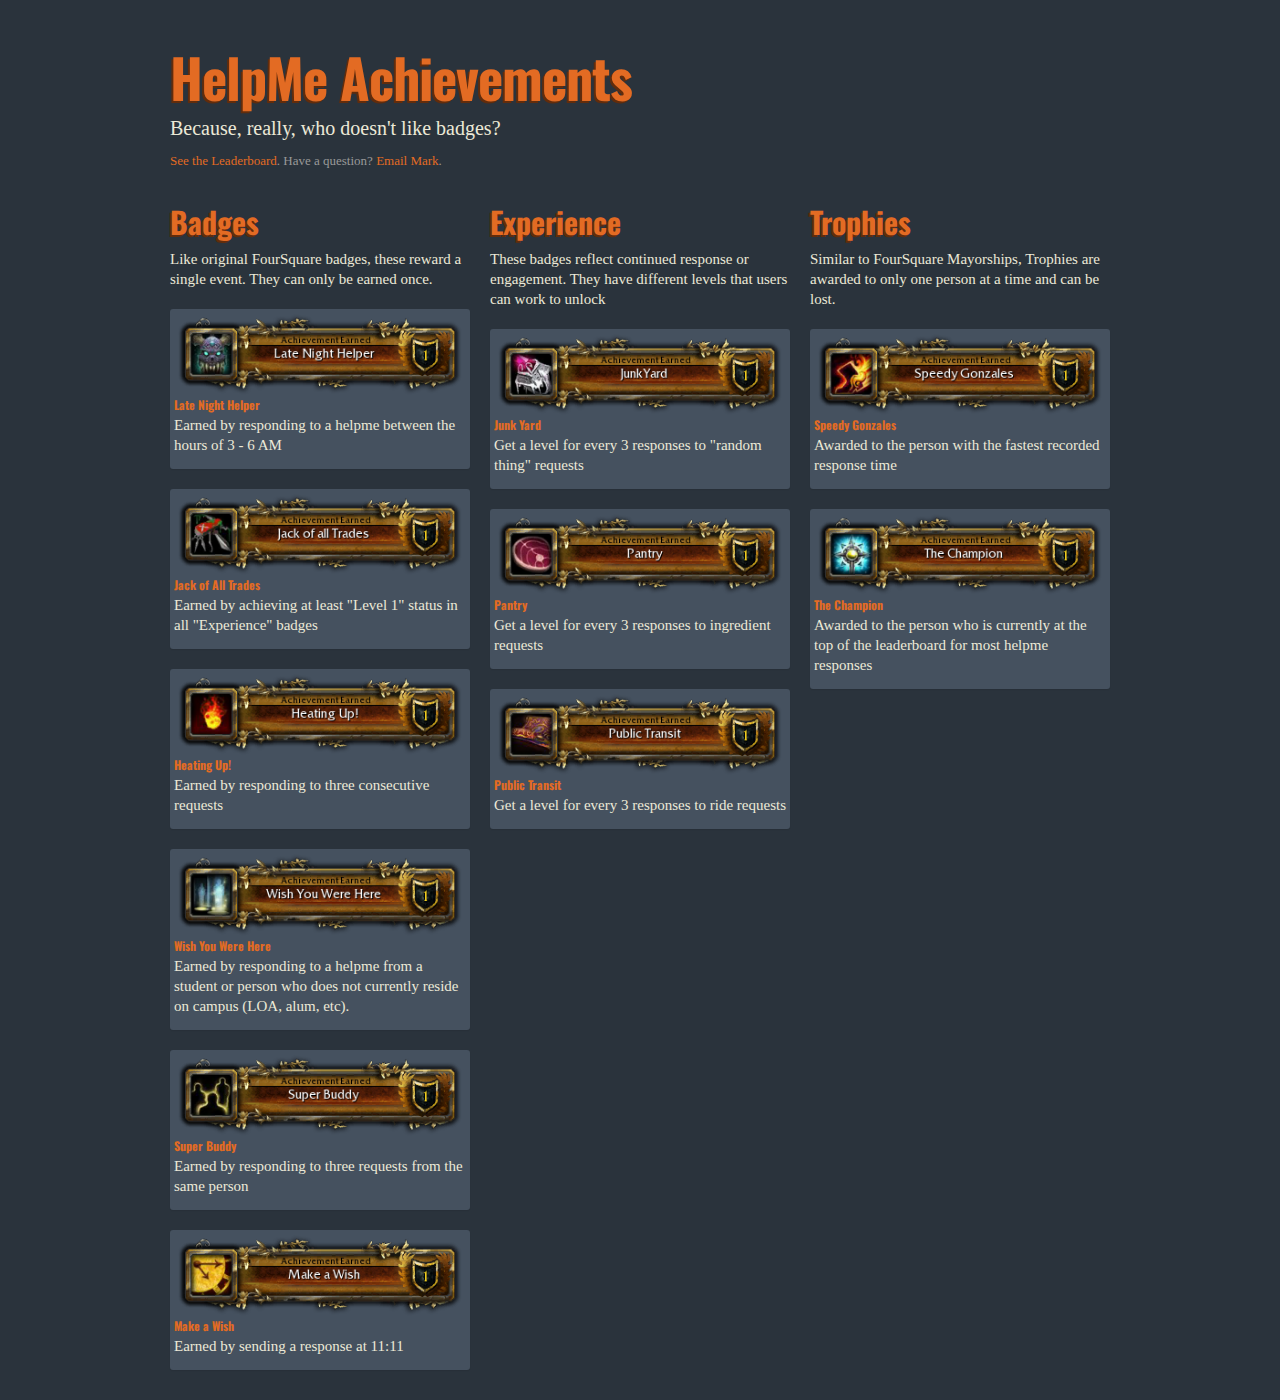
<file: index.html>
<!DOCTYPE html>
<html lang="en">
  <head>
    <meta charset="utf-8">
    <title>
      HelpMe Achievements
    </title>
    <meta name="viewport" content=
    "width=device-width, initial-scale=1.0">
    <meta name="description" content="">
    <meta name="author" content="">
    <!-- Le HTML5 shim, for IE6-8 support of HTML elements -->
    <!--[if lt IE 9]>
      <script src="http://html5shim.googlecode.com/svn/trunk/html5.js"></script>
    <![endif]-->
    <!-- Le styles -->
    <link href="css/bootstrap.min.css" rel="stylesheet" type="text/css">
    <link href="css/docs.css" rel="stylesheet" type="text/css">
  </head>
  <body>
    <div class="container">
      <header class="jumbotron subhead" id="overview">
        <h1>
          HelpMe Achievements
        </h1>
        <p class="lead">
          Because, really, who doesn't like badges?<br />
          <small>
            <a href="leaderboard.html">See the Leaderboard</a>. Have a question? <a href="mailto:mark.chang@olin.edu">Email Mark</a>. 
          </small>
        </p>
      </header>

      <div class="row">
        <div class="span4">
          <h1>Badges</h1>
          <ul class="thumbnails">
            <li>
                Like original FourSquare badges, these reward a single event. They can only be earned once.
            </li>
            <li>
              <div class="thumbnail">
                <img src="badges/badge_0_late_night.png" alt="">
                <h5>Late Night Helper</h5>
                <p>Earned by responding to a helpme between the hours of 3 - 6 AM</p>
              </div>
            </li>
            <li>
              <div class="thumbnail">
                <img src="badges/badge_1_jack.png" alt="">
                <h5>Jack of All Trades </h5>
                <p>Earned by achieving at least "Level 1" status in all "Experience" badges</p>
              </div>
            </li>
            <li>
              <div class="thumbnail">
                <img src="badges/badge_2_heating_up.png" alt="">
                <h5>Heating Up!</h5>
                <p>Earned by responding to three consecutive requests</p>
              </div>
            </li>
            <li>
              <div class="thumbnail">
                <img src="badges/badge_3_wish_you_were_here.png" alt="">
                <h5>Wish You Were Here</h5>
                <p>Earned by responding to a helpme from a student or person who does not currently reside on campus (LOA, alum, etc).</p>
              </div>
            </li>
            <li>
              <div class="thumbnail">
                <img src="badges/badge_4_super_buddy.png" alt="">
                <h5>Super Buddy</h5>
                <p>Earned by responding to three requests from the same person</p>
              </div>
            </li>
            <li>
              <div class="thumbnail">
                <img src="badges/badge_5_make_a_wish.png" alt="">
                <h5>Make a Wish</h5>
                <p>Earned by sending a response at 11:11</p>
              </div>
            </li>
          </ul>

        </div>

        <div class="span4">
          <h1>Experience</h1>

          <ul class="thumbnails">
            <li>
              These badges reflect continued response or engagement. They have different levels that users can work to unlock
            </li>
            <li>
              <div class="thumbnail">
                <img src="badges/exp_junk_yard.png" alt="">
                <h5>Junk Yard</h5>
                <p>Get a level for every 3 responses to "random thing" requests</p>
              </div>
            </li>
            <li>
              <div class="thumbnail">
                <img src="badges/exp_pantry.png" alt="">
                <h5>Pantry</h5>
                <p>Get a level for every 3 responses to ingredient requests</p>
              </div>
            </li>
            <li>
              <div class="thumbnail">
                <img src="badges/exp_transit.png" alt="">
                <h5>Public Transit</h5>
                <p>Get a level for every 3 responses to ride requests</p>
              </div>
            </li>
          </ul>
        </div>

        <div class="span4">
          <h1>Trophies</h1>

          <ul class="thumbnails">
            <li>
              Similar to FourSquare Mayorships, Trophies are awarded to only one person at a time and can be lost.
            </li>
            <li>
              <div class="thumbnail">
                <img src="badges/trophy_speedy.png" alt="">
                <h5>Speedy Gonzales</h5>
                <p>Awarded to the person with the fastest recorded response time</p>
              </div>
            </li>
            <li>
              <div class="thumbnail">
                <img src="badges/trophy_champion.png" alt="">
                <h5>The Champion</h5>
                <p>Awarded to the person who is currently at the top of the leaderboard for most helpme responses</p>
              </div>
            </li>
          </ul>

        </div>
      </div>

    </div> <!-- container -->
  </body>
</html>
</file>
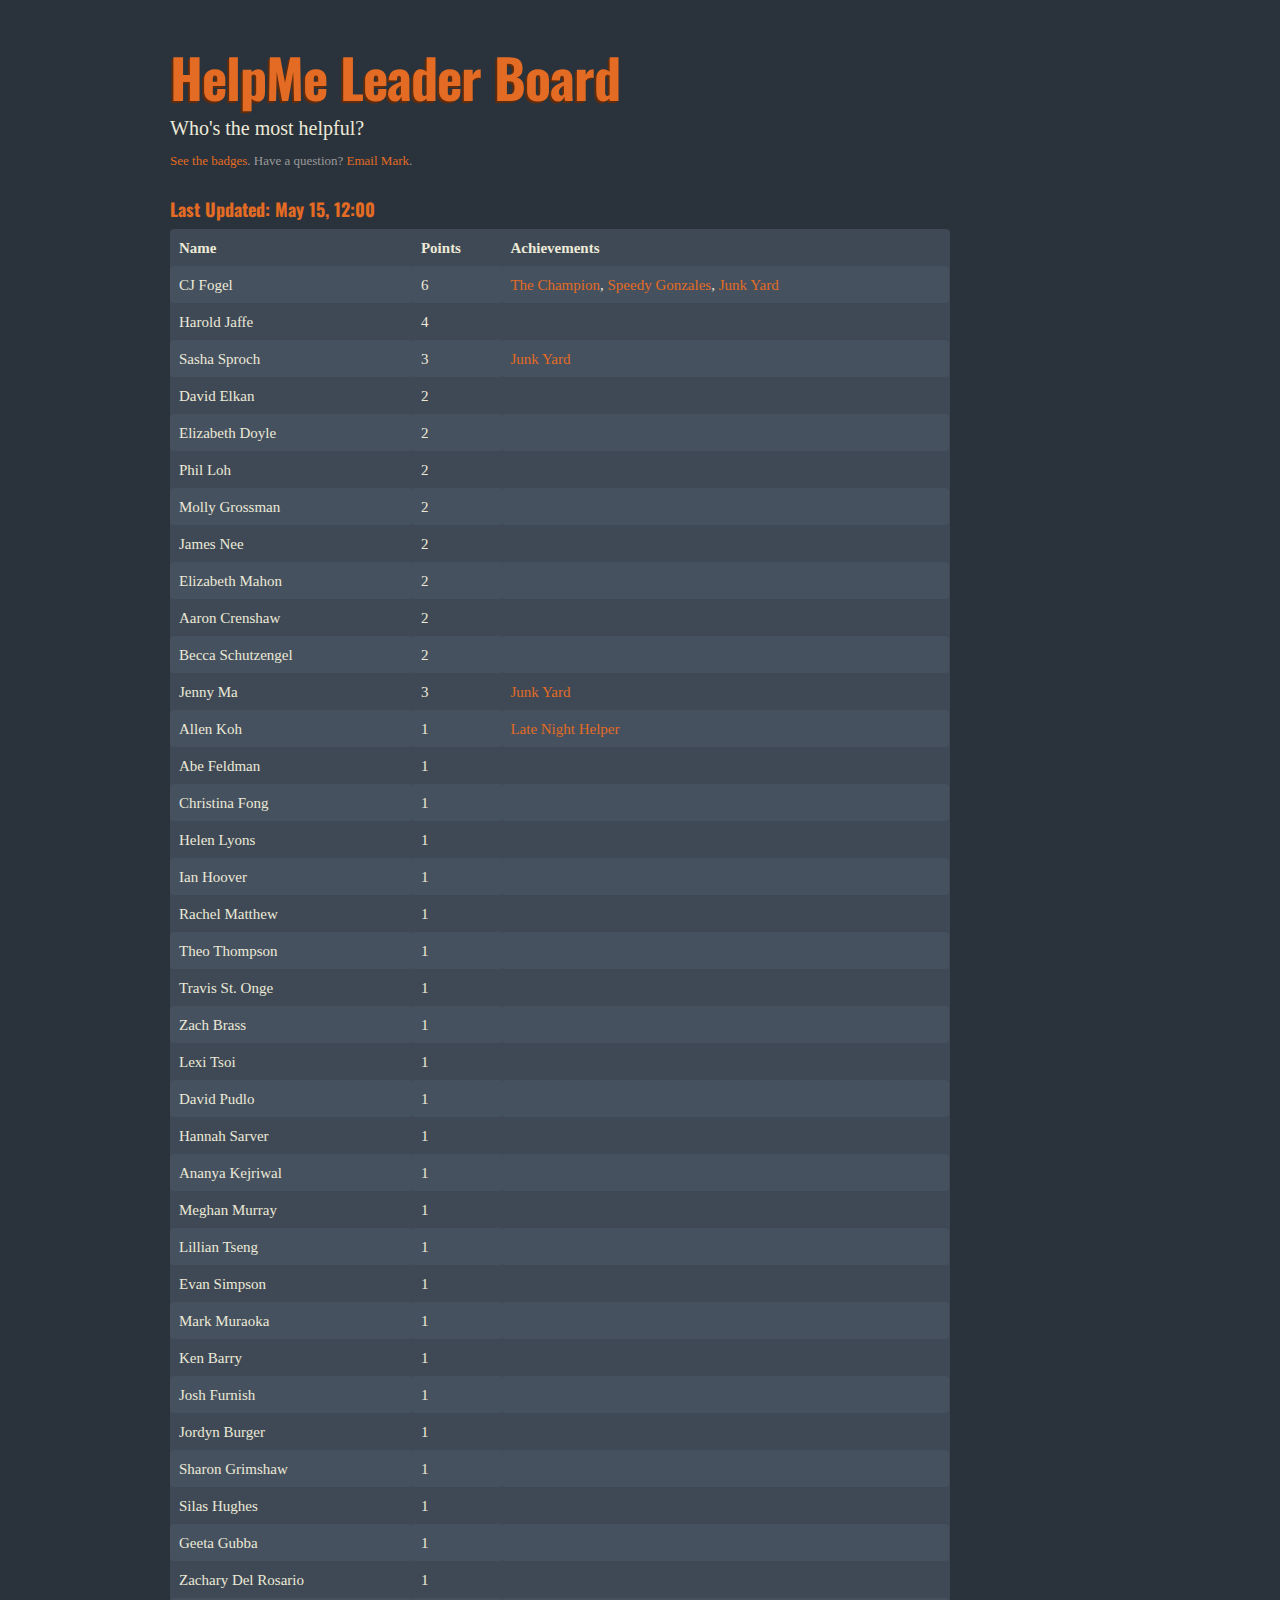
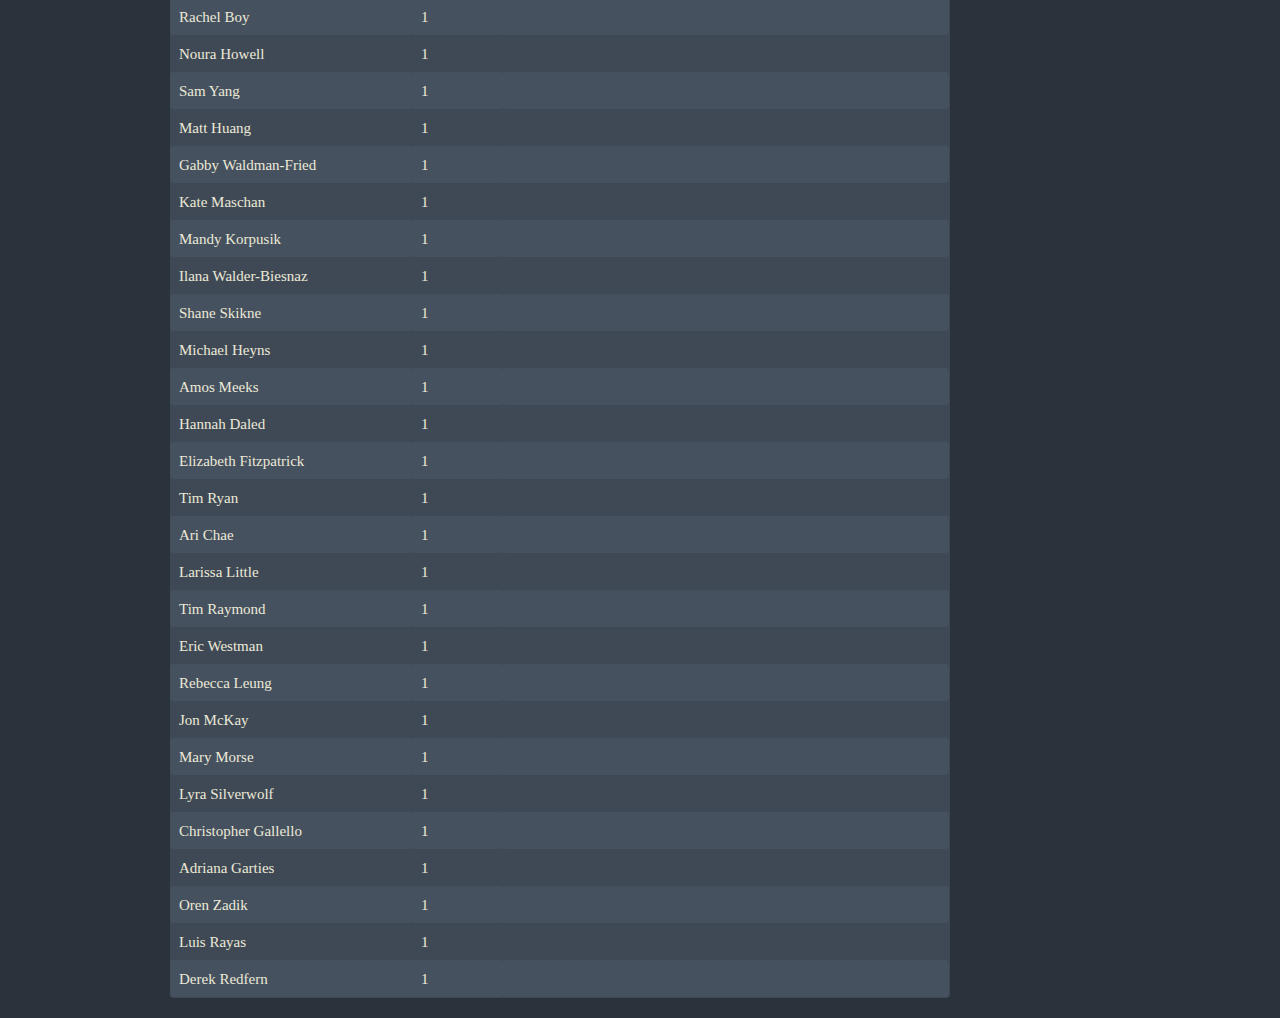
<file: leaderboard.html>
<!DOCTYPE html>
<html lang="en">
  <head>
    <meta charset="utf-8">
    <title>
      HelpMe Achievements
    </title>
    <meta name="viewport" content=
    "width=device-width, initial-scale=1.0">
    <meta name="description" content="">
    <meta name="author" content="">
    <!-- Le HTML5 shim, for IE6-8 support of HTML elements -->
    <!--[if lt IE 9]>
      <script src="http://html5shim.googlecode.com/svn/trunk/html5.js"></script>
    <![endif]-->
    <!-- Le styles -->
    <link href="css/bootstrap.min.css" rel="stylesheet" type="text/css">
    <link href="css/docs.css" rel="stylesheet" type="text/css">

    <!-- javascriptos -->
    <script src="http://ajax.googleapis.com/ajax/libs/jquery/1.7.1/jquery.min.js"></script>
    <script src="js/jquery.csv-0.6.min.js"></script>
    <script src="js/bootstrap-tooltip.js"></script>
    <script src="js/bootstrap-popover.js"></script>
    <script src="js/leaderboard.js"></script>
  </head>
  <body>
    <div class="container">
      <header class="jumbotron subhead" id="overview">
        <h1>
          HelpMe Leader Board
        </h1>
        <p class="lead">
          Who's the most helpful?<br />
          <small>
            <a href="/helpme-badges">See the badges</a>. Have a question? <a href="mailto:mark.chang@olin.edu">Email Mark</a>.
          </small>
        </p>
      </header>

      <div class="row">
        <div class="span10">
          <h3>Last Updated: May 15, 12:00</h3>
          <table class="table table-bordered table-striped">
            <thead>
              <tr>
                <td><b>Name</b></td>
                <td><b>Points</b></td>
                <td><b>Achievements</b></td>
            </thead>
            <tbody id="leaderboard-table">
            </tbody>
          </table>
        </div>
      </div>

    </div> <!-- container -->
  </body>
</html>
</file>
<file: css/docs.css>
/* Add additional stylesheets below
-------------------------------------------------- */
/*
  Bootstrap's documentation styles
  Special styles for presenting Bootstrap's documentation and examples
*/


/* Body and structure
-------------------------------------------------- */
body {
  position: relative;
  padding-top: 50px;
/*  background-color: #fff;
  background-image: url(../img/grid-18px-masked.png);*/
  background-repeat: repeat-x;
  background-position: 0 40px;
}


/* Tweak navbar brand link to be super sleek
-------------------------------------------------- */
/*.navbar-fixed-top .brand {
  padding-right: 0;
  padding-left: 0;
  margin-left: 20px;
  float: right;
  font-weight: bold;
  color: #000;
  text-shadow: 0 1px 0 rgba(255,255,255,.1), 0 0 30px rgba(255,255,255,.125);
  -webkit-transition: all .2s linear;
     -moz-transition: all .2s linear;
          transition: all .2s linear;
}
.navbar-fixed-top .brand:hover {
  text-decoration: none;
}*/


/* Space out sub-sections more
-------------------------------------------------- */
section {
  padding-top: 60px;
}

/* Faded out hr */
hr.soften {
  height: 1px;
  margin: 54px 0;
  background-image: -webkit-linear-gradient(left, rgba(0,0,0,0), rgba(0,0,0,.1), rgba(0,0,0,0));
  background-image:    -moz-linear-gradient(left, rgba(0,0,0,0), rgba(0,0,0,.1), rgba(0,0,0,0));
  background-image:     -ms-linear-gradient(left, rgba(0,0,0,0), rgba(0,0,0,.1), rgba(0,0,0,0));
  background-image:      -o-linear-gradient(left, rgba(0,0,0,0), rgba(0,0,0,.1), rgba(0,0,0,0));
  border: 0;
}


/* Jumbotrons
-------------------------------------------------- */
.jumbotron {
  position: relative;
}
.jumbotron h1 {
  margin-bottom: 9px;
  font-size: 81px;
  font-weight: bold;
  letter-spacing: -1px;
  line-height: 1;
}
.jumbotron p {
  margin-bottom: 18px;
  font-weight: 300;
}
.jumbotron .btn-large {
  font-size: 20px;
  font-weight: normal;
  padding: 14px 24px;
  margin-right: 10px;
  -webkit-border-radius: 6px;
     -moz-border-radius: 6px;
          border-radius: 6px;
}
.jumbotron .btn-large small {
  font-size: 14px;
}

/* Masthead (docs home) */
.masthead {
  padding-top: 36px;
  margin-bottom: 72px;
}
.masthead h1,
.masthead p {
  text-align: center;
}
.masthead h1 {
  margin-bottom: 18px;
}
.masthead p {
  margin-left: 5%;
  margin-right: 5%;
  font-size: 30px;
  line-height: 36px;
}


/* Specific jumbotrons
------------------------- */
/* supporting docs pages */
.subhead {
  padding-bottom: 0;
  margin-bottom: 9px;
}
.subhead h1 {
  font-size: 54px;
}

/* Subnav */
.subnav {
  width: 100%;
  height: 36px;
  background-color: #eeeeee; /* Old browsers */
  background-repeat: repeat-x; /* Repeat the gradient */
  background-image: -moz-linear-gradient(top, #f5f5f5 0%, #eeeeee 100%); /* FF3.6+ */
  background-image: -webkit-gradient(linear, left top, left bottom, color-stop(0%,#f5f5f5), color-stop(100%,#eeeeee)); /* Chrome,Safari4+ */
  background-image: -webkit-linear-gradient(top, #f5f5f5 0%,#eeeeee 100%); /* Chrome 10+,Safari 5.1+ */
  background-image: -ms-linear-gradient(top, #f5f5f5 0%,#eeeeee 100%); /* IE10+ */
  background-image: -o-linear-gradient(top, #f5f5f5 0%,#eeeeee 100%); /* Opera 11.10+ */
  filter: progid:DXImageTransform.Microsoft.gradient( startColorstr='#f5f5f5', endColorstr='#eeeeee',GradientType=0 ); /* IE6-9 */
  background-image: linear-gradient(top, #f5f5f5 0%,#eeeeee 100%); /* W3C */
  border: 1px solid #e5e5e5;
  -webkit-border-radius: 4px;
     -moz-border-radius: 4px;
          border-radius: 4px;
}
.subnav .nav {
  margin-bottom: 0;
}
.subnav .nav > li > a {
  margin: 0;
  padding-top:    11px;
  padding-bottom: 11px;
  border-left: 1px solid #f5f5f5;
  border-right: 1px solid #e5e5e5;
  -webkit-border-radius: 0;
     -moz-border-radius: 0;
          border-radius: 0;
}
.subnav .nav > .active > a,
.subnav .nav > .active > a:hover {
  padding-left: 13px;
  color: #777;
  background-color: #e9e9e9;
  border-right-color: #ddd;
  border-left: 0;
  -webkit-box-shadow: inset 0 3px 5px rgba(0,0,0,.05);
     -moz-box-shadow: inset 0 3px 5px rgba(0,0,0,.05);
          box-shadow: inset 0 3px 5px rgba(0,0,0,.05);
}
.subnav .nav > .active > a .caret,
.subnav .nav > .active > a:hover .caret {
  border-top-color: #777;
}
.subnav .nav > li:first-child > a,
.subnav .nav > li:first-child > a:hover {
  border-left: 0;
  padding-left: 12px;
  -webkit-border-radius: 4px 0 0 4px;
     -moz-border-radius: 4px 0 0 4px;
          border-radius: 4px 0 0 4px;
}
.subnav .nav > li:last-child > a {
  border-right: 0;
}
.subnav .dropdown-menu {
  -webkit-border-radius: 0 0 4px 4px;
     -moz-border-radius: 0 0 4px 4px;
          border-radius: 0 0 4px 4px;
}

/* Fixed subnav on scroll, but only for 980px and up (sorry IE!) */
@media (min-width: 980px) {
  .subnav-fixed {
    position: fixed;
    top: 40px;
    left: 0;
    right: 0;
    z-index: 1020; /* 10 less than .navbar-fixed to prevent any overlap */
    border-color: #d5d5d5;
    border-width: 0 0 1px; /* drop the border on the fixed edges */
    -webkit-border-radius: 0;
       -moz-border-radius: 0;
            border-radius: 0;
    -webkit-box-shadow: inset 0 1px 0 #fff, 0 1px 5px rgba(0,0,0,.1);
       -moz-box-shadow: inset 0 1px 0 #fff, 0 1px 5px rgba(0,0,0,.1);
            box-shadow: inset 0 1px 0 #fff, 0 1px 5px rgba(0,0,0,.1);
    filter: progid:DXImageTransform.Microsoft.gradient(enabled=false); /* IE6-9 */
  }
  .subnav-fixed .nav {
    width: 938px;
    margin: 0 auto;
    padding: 0 1px;
  }
  .subnav .nav > li:first-child > a,
  .subnav .nav > li:first-child > a:hover {
    -webkit-border-radius: 0;
       -moz-border-radius: 0;
            border-radius: 0;
  }
}


/* Quick links
-------------------------------------------------- */
.bs-links {
  margin: 36px 0;
}
.quick-links {
  min-height: 30px;
  margin: 0;
  padding: 5px 20px;
  list-style: none;
  text-align: center;
  overflow: hidden;
}
.quick-links:first-child {
  min-height: 0;
}
.quick-links li {
  display: inline;
  margin: 0 5px;
  color: #999;
}
.quick-links .github-btn,
.quick-links .tweet-btn,
.quick-links .follow-btn {
  position: relative;
  top: 5px;
}


/* Marketing section of Overview
-------------------------------------------------- */
.marketing .row {
  margin-bottom: 9px;
}
.marketing h1 {
  margin: 36px 0 27px;
  font-size: 40px;
  font-weight: 300;
  text-align: center;
}
.marketing h2,
.marketing h3 {
  font-weight: 300;
}
.marketing h2 {
  font-size: 22px;
}
.marketing p {
  margin-right: 10px;
}
.marketing .bs-icon {
  float: left;
  margin: 7px 10px 0 0;
  opacity: .8;
}
.marketing .small-bs-icon {
  float: left;
  margin: 4px 5px 0 0;
}



/* Footer
-------------------------------------------------- */
.footer {
  margin-top: 45px;
  padding: 35px 0 36px;
  border-top: 1px solid #e5e5e5;
}
.footer p {
  margin-bottom: 0;
  color: #555;
}



/* Special grid styles
-------------------------------------------------- */
.show-grid {
  margin-top: 10px;
  margin-bottom: 20px;
}
.show-grid [class*="span"] {
  background-color: #eee;
  text-align: center;
  -webkit-border-radius: 3px;
     -moz-border-radius: 3px;
          border-radius: 3px;
  min-height: 30px;
  line-height: 30px;
}
.show-grid:hover [class*="span"] {
  background: #ddd;
}
.show-grid .show-grid {
  margin-top: 0;
  margin-bottom: 0;
}
.show-grid .show-grid [class*="span"] {
  background-color: #ccc;
}


/* Render mini layout previews
-------------------------------------------------- */
.mini-layout {
  border: 1px solid #ddd;
  -webkit-border-radius: 6px;
     -moz-border-radius: 6px;
          border-radius: 6px;
  -webkit-box-shadow: 0 1px 2px rgba(0,0,0,.075);
     -moz-box-shadow: 0 1px 2px rgba(0,0,0,.075);
          box-shadow: 0 1px 2px rgba(0,0,0,.075);
}
.mini-layout {
  height: 240px;
  margin-bottom: 20px;
  padding: 9px;
}
.mini-layout div {
  -webkit-border-radius: 3px;
     -moz-border-radius: 3px;
          border-radius: 3px;
}
.mini-layout .mini-layout-body {
  background-color: #dceaf4;
  margin: 0 auto;
  width: 70%;
  height: 240px;
}
.mini-layout.fluid .mini-layout-sidebar,
.mini-layout.fluid .mini-layout-header,
.mini-layout.fluid .mini-layout-body {
  float: left;
}
.mini-layout.fluid .mini-layout-sidebar {
  background-color: #bbd8e9;
  width: 20%;
  height: 240px;
}
.mini-layout.fluid .mini-layout-body {
  width: 77.5%;
  margin-left: 2.5%;
}


/* Popover docs
-------------------------------------------------- */
.popover-well {
  min-height: 160px;
}
.popover-well .popover {
  display: block;
}
.popover-well .popover-wrapper {
  width: 50%;
  height: 160px;
  float: left;
  margin-left: 55px;
  position: relative;
}
.popover-well .popover-menu-wrapper {
  height: 80px;
}
.large-bird {
  margin: 5px 0 0 310px;
  opacity: .1;
}


/* Download page
-------------------------------------------------- */
.download .page-header {
  margin-top: 36px;
}
.page-header .toggle-all {
  margin-top: 5px;
}

/* Space out h3s when following a section */
.download h3 {
  margin-bottom: 5px;
}
.download-builder input + h3,
.download-builder .checkbox + h3 {
  margin-top: 9px;
}

/* Fields for variables */
.download-builder input[type=text] {
  margin-bottom: 9px;
  font-family: Menlo, Monaco, "Courier New", monospace;
  font-size: 12px;
  color: #d14;
}
.download-builder input[type=text]:focus {
  background-color: #fff;
}

/* Custom, larger checkbox labels */
.download .checkbox {
  padding: 6px 10px 6px 25px;
  color: #555;
  background-color: #f9f9f9;
  -webkit-border-radius: 3px;
     -moz-border-radius: 3px;
          border-radius: 3px;
  cursor: pointer;
}
.download .checkbox:hover {
  color: #333;
  background-color: #f5f5f5;
}
.download .checkbox small {
  font-size: 12px;
  color: #777;
}

/* Variables section */
#variables label {
  margin-bottom: 0;
}

/* Giant download button */
.download-btn {
  margin: 36px 0 108px;
}
#download p,
#download h4 {
  max-width: 50%;
  margin: 0 auto;
  color: #999;
  text-align: center;
}
#download h4 {
  margin-bottom: 0;
}
#download p {
  margin-bottom: 18px;
}
.download-btn .btn {
  display: block;
  width: auto;
  padding: 19px 24px;
  margin-bottom: 27px;
  font-size: 30px;
  line-height: 1;
  text-align: center;
  -webkit-border-radius: 6px;
     -moz-border-radius: 6px;
          border-radius: 6px;
}



/* Color swatches on LESS docs page
-------------------------------------------------- */
/* Sets the width of the td */
.swatch-col {
  width: 30px;
}
/* Le swatch */
.swatch {
  display: inline-block;
  width: 30px;
  height: 20px;
  margin: -6px 0;
  -webkit-border-radius: 3px;
     -moz-border-radius: 3px;
          border-radius: 3px;
}
/* For white swatches, give a border */
.swatch-bordered {
  width: 28px;
  height: 18px;
  border: 1px solid #eee;
}


/* Misc
-------------------------------------------------- */

img {
  max-width: 100%;
}

/* Make tables spaced out a bit more */
h2 + table,
h3 + table,
h4 + table,
h2 + .row {
  margin-top: 5px;
}

/* Example sites showcase */
.example-sites img {
  max-width: 100%;
  margin: 0 auto;
}
.marketing-byline {
  margin: -18px 0 27px;
  font-size: 18px;
  font-weight: 300;
  line-height: 24px;
  color: #999;
  text-align: center;
}

.scrollspy-example {
  height: 200px;
  overflow: auto;
  position: relative;
}

/* Remove bottom margin on example forms in wells */
form.well {
  padding: 14px;
}

/* Tighten up spacing */
.well hr {
  margin: 18px 0;
}

/* Fake the :focus state to demo it */
.focused {
  border-color: rgba(82,168,236,.8);
  -webkit-box-shadow: inset 0 1px 3px rgba(0,0,0,.1), 0 0 8px rgba(82,168,236,.6);
     -moz-box-shadow: inset 0 1px 3px rgba(0,0,0,.1), 0 0 8px rgba(82,168,236,.6);
          box-shadow: inset 0 1px 3px rgba(0,0,0,.1), 0 0 8px rgba(82,168,236,.6);
  outline: 0;
}

/* For input sizes, make them display block */
.docs-input-sizes select,
.docs-input-sizes input[type=text] {
  display: block;
  margin-bottom: 9px;
}

/* Icons
------------------------- */
.the-icons {
  margin-left: 0;
  list-style: none;
}
.the-icons i:hover {
  background-color: rgba(255,0,0,.25);
}

/* Eaxmples page
------------------------- */
.bootstrap-examples .thumbnail {
  margin-bottom: 9px;
  background-color: #fff;
}

/* Responsive table
------------------------- */
.responsive-utilities th small {
  display: block;
  font-weight: normal;
  color: #999;
}
.responsive-utilities tbody th {
  font-weight: normal;
}
.responsive-utilities td {
  text-align: center;
}
.responsive-utilities td.is-visible {
  color: #468847;
  background-color: #dff0d8 !important;
}
.responsive-utilities td.is-hidden {
  color: #ccc;
  background-color: #f9f9f9 !important;
}

/* Responsive tests
------------------------- */
.responsive-utilities-test {
  margin-top: 5px;
  margin-left: 0;
  list-style: none;
  overflow: hidden; /* clear floats */
}
.responsive-utilities-test li {
  position: relative;
  float: left;
  width: 25%;
  height: 43px;
  font-size: 14px;
  font-weight: bold;
  line-height: 43px;
  color: #999;
  text-align: center;
  border: 1px solid #ddd;
  -webkit-border-radius: 4px;
     -moz-border-radius: 4px;
          border-radius: 4px;
}
.responsive-utilities-test li + li {
  margin-left: 10px;
}
.responsive-utilities-test span {
  position: absolute;
  top:    -1px;
  left:   -1px;
  right:  -1px;
  bottom: -1px;
  -webkit-border-radius: 4px;
     -moz-border-radius: 4px;
          border-radius: 4px;
}
.responsive-utilities-test span {
  color: #468847;
  background-color: #dff0d8;
  border: 1px solid #d6e9c6;
}


/* Responsive Docs
-------------------------------------------------- */
@media (max-width: 480px) {

  /* Reduce padding above jumbotron */
  body {
    padding-top: 70px;
  }

  /* Change up some type stuff */
  h2 {
    margin-top: 27px;
  }
  h2 small {
    display: block;
    line-height: 18px;
  }
  h3 {
    margin-top: 18px;
  }

  /* Adjust the jumbotron */
  .jumbotron h1,
  .jumbotron p {
    text-align: center;
    margin-right: 0;
  }
  .jumbotron h1 {
    font-size: 45px;
    margin-right: 0;
  }
  .jumbotron p {
    margin-right: 0;
    margin-left: 0;
    font-size: 18px;
    line-height: 24px;
  }
  .jumbotron .btn {
    display: block;
    font-size: 18px;
    padding: 10px 14px;
    margin: 0 auto 10px;
  }
  /* Masthead (home page jumbotron) */
  .masthead {
    padding-top: 0;
  }

  /* Don't space out quick links so much */
  .quick-links {
    margin: 40px 0 0;
  }
  /* hide the bullets on mobile since our horizontal space is limited */
  .quick-links .divider {
    display: none;
  }

  /* center example sites */
  .example-sites {
    margin-left: 0;
  }
  .example-sites > li {
    float: none;
    display: block;
    max-width: 280px;
    margin: 0 auto 18px;
    text-align: center;
  }
  .example-sites .thumbnail > img {
    max-width: 270px;
  }

  table code {
    white-space: normal;
    word-wrap: break-word;
    word-break: break-all;
  }

  /* Modal example */
  .modal-example .modal {
    position: relative;
    top: auto;
    right: auto;
    bottom: auto;
    left: auto;
  }

}


@media (max-width: 768px) {

  /* Remove any padding from the body */
  body {
    padding-top: 0;
  }

  /* Jumbotron buttons */
  .jumbotron .btn {
    margin-bottom: 10px;
  }

  /* Subnav */
  .subnav {
    position: static;
    top: auto;
    z-index: auto;
    width: auto;
    height: auto;
    background: #fff; /* whole background property since we use a background-image for gradient */
    -webkit-box-shadow: none;
       -moz-box-shadow: none;
            box-shadow: none;
  }
  .subnav .nav > li {
    float: none;
  }
  .subnav .nav > li > a {
    border: 0;
  }
  .subnav .nav > li + li > a {
    border-top: 1px solid #e5e5e5;
  }
  .subnav .nav > li:first-child > a,
  .subnav .nav > li:first-child > a:hover {
      -webkit-border-radius: 4px 4px 0 0;
         -moz-border-radius: 4px 4px 0 0;
              border-radius: 4px 4px 0 0;
  }

  /* Popovers */
  .large-bird {
    display: none;
  }
  .popover-well .popover-wrapper {
    margin-left: 0;
  }

  /* Space out the show-grid examples */
  .show-grid [class*="span"] {
    margin-bottom: 5px;
  }

  /* Unfloat the back to top link in footer */
  .footer .pull-right {
    float: none;
  }
  .footer p {
    margin-bottom: 9px;
  }

}


@media (min-width: 480px) and (max-width: 768px) {

  /* Scale down the jumbotron content */
  .jumbotron h1 {
    font-size: 54px;
  }
  .jumbotron p {
    margin-right: 0;
    margin-left: 0;
  }

}


@media (min-width: 768px) and (max-width: 980px) {

  /* Remove any padding from the body */
  body {
    padding-top: 0;
  }

  /* Scale down the jumbotron content */
  .jumbotron h1 {
    font-size: 72px;
  }

}


@media (max-width: 980px) {

  /* Unfloat brand */
  .navbar-fixed-top .brand {
    float: left;
    margin-left: 0;
    padding-left: 10px;
    padding-right: 10px;
  }

  /* Inline-block quick links for more spacing */
  .quick-links li {
    display: inline-block;
    margin: 5px;
  }

}


/* LARGE DESKTOP SCREENS */
@media (min-width: 1210px) {

  /* Update subnav container */
  .subnav-fixed .nav {
    width: 1168px; /* 2px less to account for left/right borders being removed when in fixed mode */
  }

}
</file>
